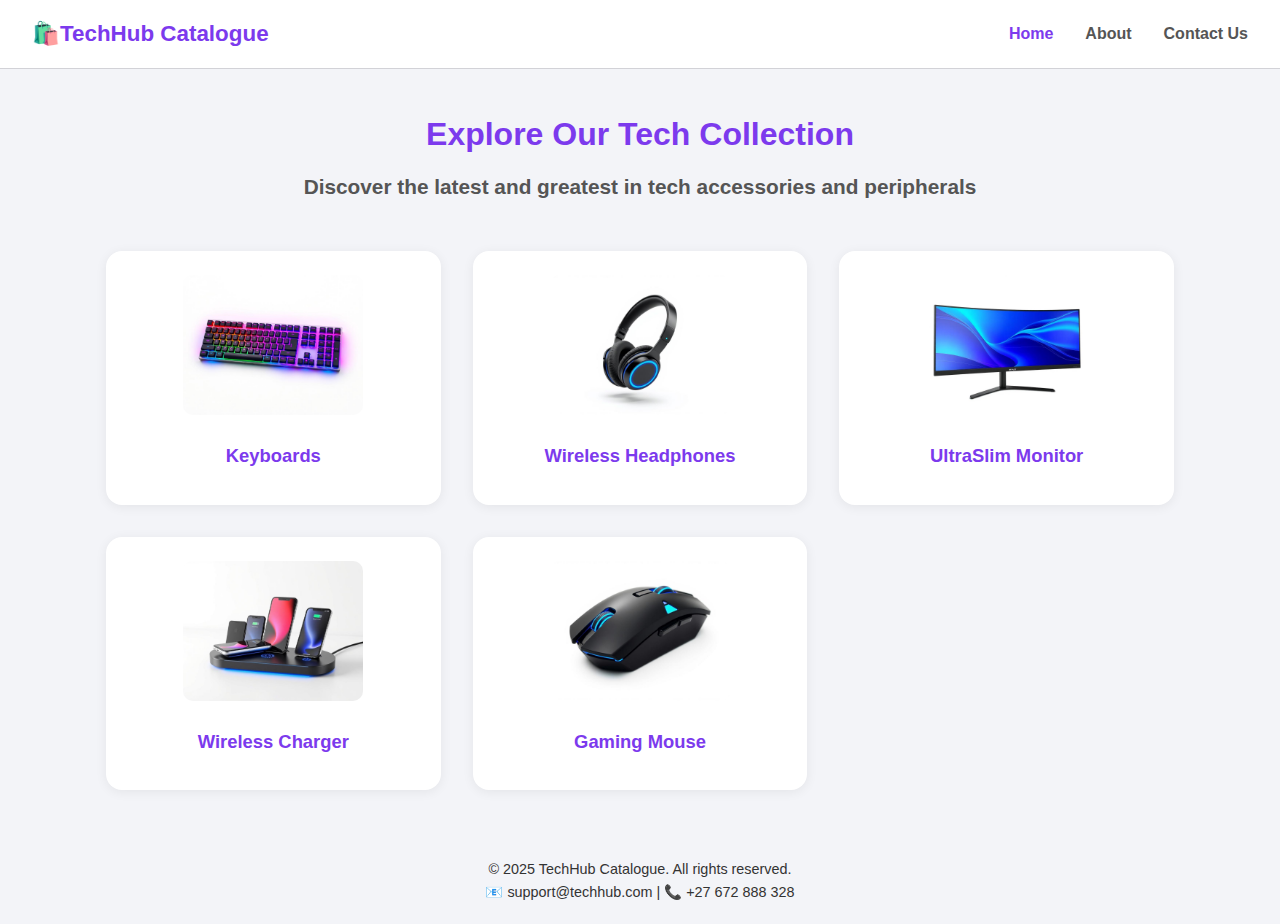
<file: index.html>
<!doctype html>
<html lang="en">
<head>
  <meta charset="UTF-8">
  <meta name="viewport" content="width=device-width, initial-scale=1.0">
  <title>Home — Tech hub catalogue</title>
  <link rel="stylesheet" href="style.css">
</head>
<body>

<nav>
  <div class="nav-container">
    <a href="index.html" class="logo">🛍️TechHub Catalogue</a>
    <div class="nav-links">
      <a href="index.html" class="active">Home</a>
      <a href="about.html">About</a>
      <a href="contact.html">Contact Us</a>
    </div>
  </div>
</nav>

<div id="header">
  <h1>Explore Our Tech Collection</h1>
  <h2 class="subtitle">Discover the latest and greatest in tech accessories and peripherals</h2>
</div>

<section class="catalogue">
  <a href="keyboard.html" class="product">
    <img src="images/keyboard.jpeg" alt="Keyboards">
    <h3>Keyboards</h3>
  </a>

  <a href="headphone.html" class="product">
    <img src="images/headphone.jpeg" alt="Headphones">
    <h3>Wireless Headphones</h3>
  </a>

  <a href="monitor.html" class="product">
    <img src="images/monitor.jpeg" alt="Monitors">
    <h3>UltraSlim Monitor</h3>
  </a>

  <a href="charger.html" class="product">
    <img src="images/charger.jpeg" alt="Wireless Chargers">
    <h3>Wireless Charger</h3>
  </a>

  <a href="mouse.html" class="product">
    <img src="images/mouse.jpeg" alt="Gaming Mouse">
    <h3>Gaming Mouse</h3>
  </a>
</section>

<footer>
  <p>&copy; 2025 TechHub Catalogue. All rights reserved.</p>
  <p>📧 support@techhub.com | 📞 +27 672 888 328</p>
</footer>

</body>
</html>
</file>
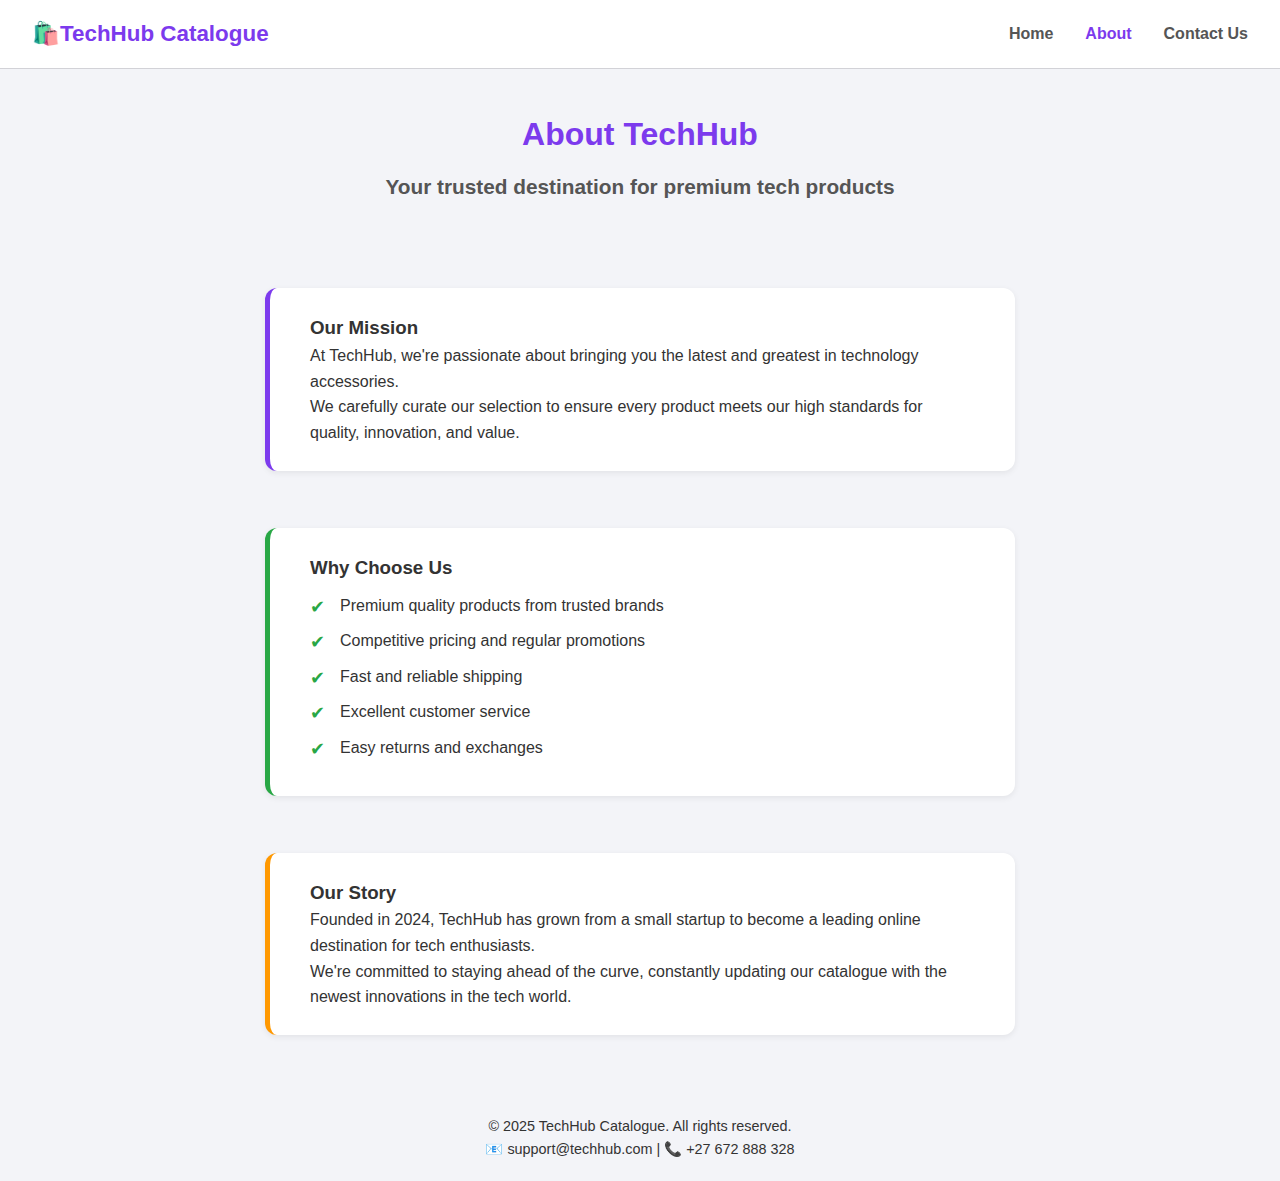
<file: about.html>
<!doctype html>
<html lang="en">
  <head>
    <meta charset="UTF-8">
    <meta name="viewport" content="width=device-width, initial-scale=1.0">
    <meta name="description" content="Learn about TechHub, your trusted source for premium tech accessories and innovation.">
    <title>About — Tech hub </title>
    <link rel="stylesheet" href="style.css">
  </head>
  <body>
  
    <nav>
      <div class="nav-container">
        <a href="index.html" class="logo">🛍️TechHub Catalogue</a>
        <div class="nav-links">
          <a href="index.html">Home</a>
          <a href="about.html" class="active">About</a>
          <a href="contact.html">Contact Us</a>
        </div>
      </div>
    </nav>

    <div id="header">
      <h1>About TechHub</h1>
      <h2 class="subtitle">Your trusted destination for premium tech products</h2>
    </div>
    
    <main class="container" style="flex-direction: column; align-items: center;">
      <div class="section-box mission">
        <h3>Our Mission</h3>
        <p>At TechHub, we're passionate about bringing you the latest and greatest in technology accessories.</p>
        <p>We carefully curate our selection to ensure every product meets our high standards for quality, innovation, and value.</p>
      </div>
      <div class="section-box why-choose">
        <h3>Why Choose Us</h3>
        <ul>
          <li>Premium quality products from trusted brands</li>
          <li>Competitive pricing and regular promotions</li>
          <li>Fast and reliable shipping</li>
          <li>Excellent customer service</li>
          <li>Easy returns and exchanges</li>
        </ul>
      </div>
      <div class="section-box story">
        <h3>Our Story</h3>
        <p>Founded in 2024, TechHub has grown from a small startup to become a leading online destination for tech enthusiasts.</p>
        <p>We're committed to staying ahead of the curve, constantly updating our catalogue with the newest innovations in the tech world.</p>
      </div>
    </main>

    <footer>
      <p>&copy; 2025 TechHub Catalogue. All rights reserved.</p>
      <p>📧 support@techhub.com | 📞 +27 672 888 328</p>
    </footer>
    
  </body>
</html>
</file>
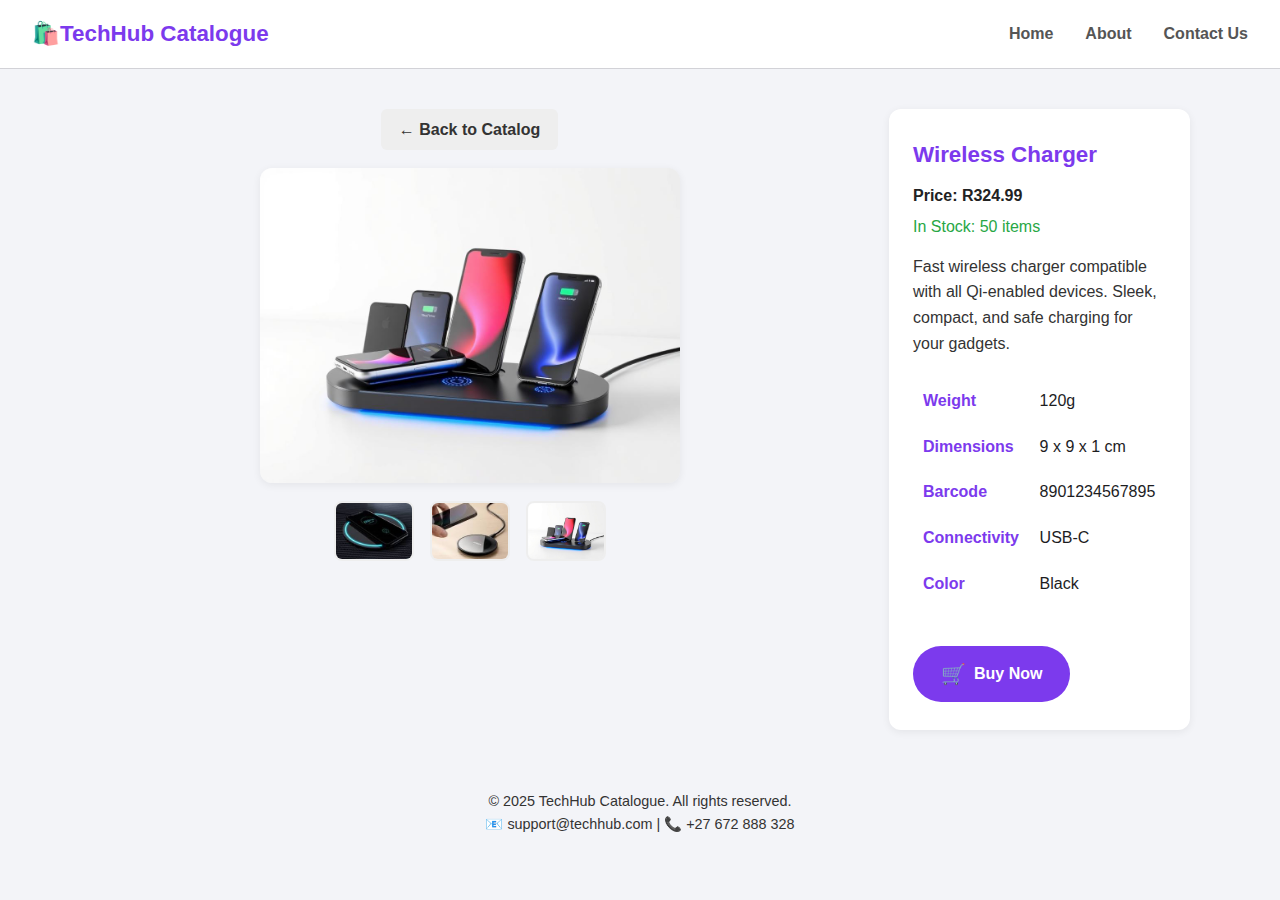
<file: charger.html>
<!DOCTYPE html>
<html lang="en">
<head>
  <meta charset="UTF-8">
  <meta name="viewport" content="width=device-width, initial-scale=1.0">
  <title>Wireless Charger - TechHub Catalogue</title>
  <link rel="stylesheet" href="style.css">
</head>
<body>

<nav>
  <div class="nav-container">
    <a href="index.html" class="logo">🛍️TechHub Catalogue</a>
    <div class="nav-links">
      <a href="index.html">Home</a>
      <a href="about.html">About</a>
      <a href="contact.html">Contact Us</a>
    </div>
  </div>
</nav>

<section class="product-detail-flex">
  <div class="product-images">
    <a href="index.html" class="back-btn">&larr; Back to Catalog</a>
    <img id="hero-charger" src="images/charger.jpeg" alt="Wireless Charger" class="hero-keyboard">
    <div class="optional-keyboards">
      <img src="images/charger1.jpeg" alt="Charger Model 1" onclick="setHero('hero-charger', this)">
      <img src="images/charger2.jpeg" alt="Charger Model 2" onclick="setHero('hero-charger', this)">
      <img src="images/charger.jpeg" alt="Charger Model 3" onclick="setHero('hero-charger', this)">
    </div>
  </div>
  <div class="product-info">
    <h4>Wireless Charger</h4>
    <p class="price">Price: R324.99</p>
    <p class="stock">In Stock: <span id="stock-counter">50</span> items</p>
    <p>Fast wireless charger compatible with all Qi-enabled devices. Sleek, compact, and safe charging for your gadgets.</p>
    <table class="clean-table">
      <tr><th>Weight</th><td>120g</td></tr>
      <tr><th>Dimensions</th><td>9 x 9 x 1 cm</td></tr>
      <tr><th>Barcode</th><td>8901234567895</td></tr>
      <tr><th>Connectivity</th><td>USB-C</td></tr>
      <tr><th>Color</th><td>Black</td></tr>
    </table>
    <a href="contact.html" class="buy-btn"><span class="cart-icon">🛒</span>Buy Now</a>
  </div>
</section>

<script>
  function setHero(heroId, img) {
    const hero = document.getElementById(heroId);
    hero.src = img.src;
    hero.alt = img.alt;
  }
</script>

<footer>
  <p>&copy; 2025 TechHub Catalogue. All rights reserved.</p>
  <p>📧 support@techhub.com | 📞 +27 672 888 328</p>
</footer>

</body>
</html>
</file>
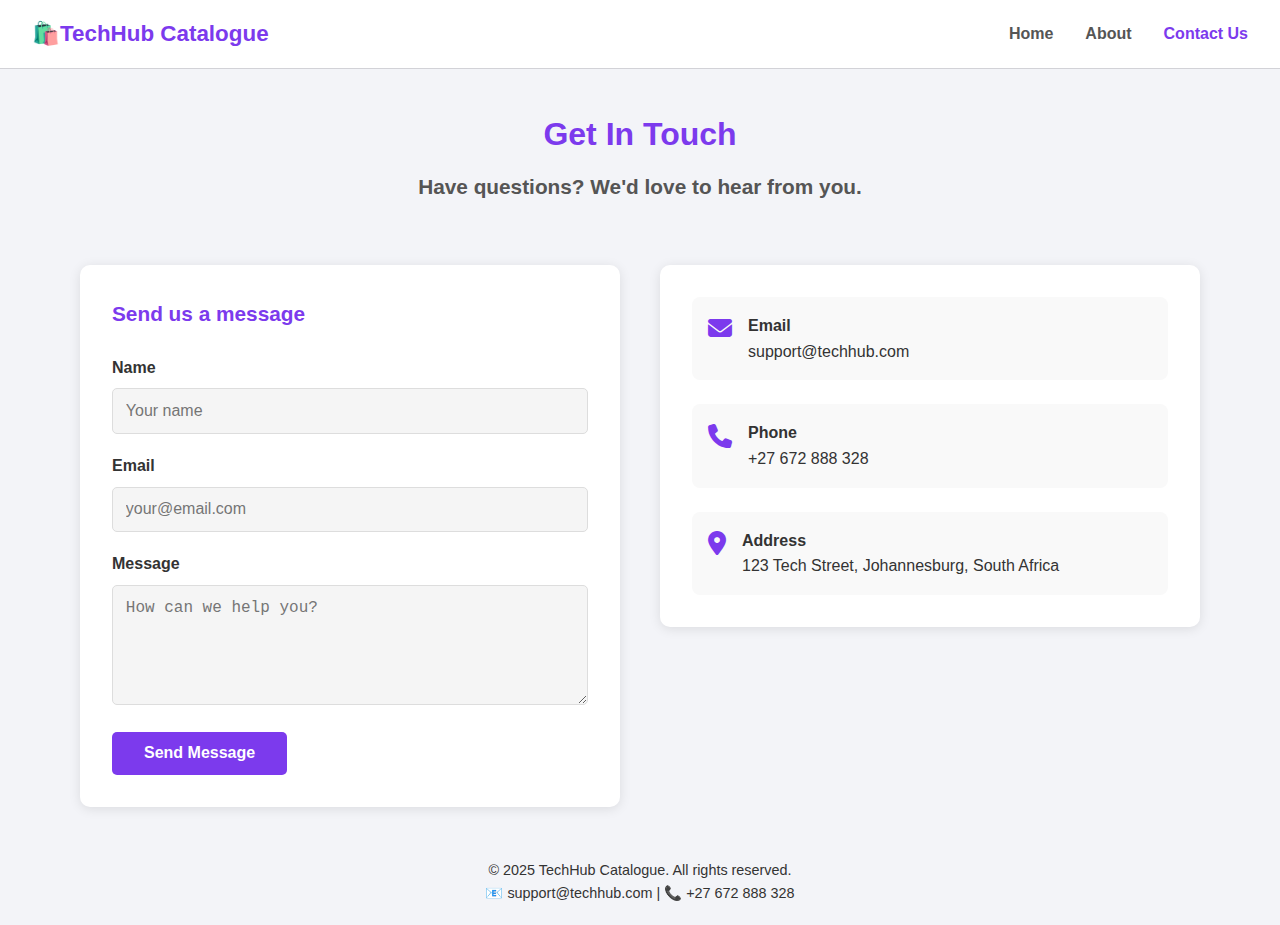
<file: contact.html>
<!doctype html>
<html lang="en">
  <head>
    <meta charset="UTF-8">
    <meta name="viewport" content="width=device-width,initial-scale=1.0">
    <title>Contact — Tech hub catalog</title>
    <link rel="stylesheet" href="style.css">
    <!-- For icons,  Font Awesome CDN -->
    <link rel="stylesheet" href="https://cdnjs.cloudflare.com/ajax/libs/font-awesome/6.4.2/css/all.min.css">
  </head>
  <body>

    <nav>
      <div class="nav-container">
        <a href="index.html" class="logo">🛍️TechHub Catalogue</a>
        <div class="nav-links">
          <a href="index.html">Home</a>
          <a href="about.html">About</a>
          <a href="contact.html" class="active">Contact Us</a>
        </div>
      </div>
    </nav>

    <div id="header">
      <h1>Get In Touch</h1>
      <h2 class="subtitle">Have questions? We'd love to hear from you.</h2>
    </div>

    <main class="container contact-flex">
      <div class="contact-form-box">
        <h2>Send us a message</h2>
        <form>
          <label>Name</label>
          <input type="text" placeholder="Your name">
          <label>Email</label>
          <input type="email" placeholder="your@email.com">
          <label>Message</label>
          <textarea placeholder="How can we help you?"></textarea>
          <button type="submit">Send Message</button>
        </form>
      </div>
      <div class="contact-form-box">
        <div class="contact-info-boxes">
          <div class="contact-info-box">
            <i class="fa-solid fa-envelope"></i>
            <div>
              <strong>Email</strong><br>
              support@techhub.com
            </div>
          </div>
          <div class="contact-info-box">
            <i class="fa-solid fa-phone"></i>
            <div>
              <strong>Phone</strong><br>
              +27 672 888 328
            </div>
          </div>
          <div class="contact-info-box">
            <i class="fa-solid fa-location-dot"></i>
            <div>
              <strong>Address</strong><br>
              123 Tech Street, Johannesburg, South Africa
            </div>
          </div>
        </div>
      </div>
    </main>

    <footer>
      <p>&copy; 2025 TechHub Catalogue. All rights reserved.</p>
      <p>📧 support@techhub.com | 📞 +27 672 888 328</p>
    </footer>

  </body>
</html>
</file>
<file: style.css>
/* ============================================
   GLOBAL RESET & VARIABLES
   ============================================ */

/* Remove default margins and padding from all elements */
* { 
  margin: 0; 
  padding: 0; 
  box-sizing: border-box; 
}

/* Define color variables for consistent theming */
:root {
  --main: #7c3aed;      /* Primary purple color */
  --dark: #1d1d1f;      /* Dark text color */
  --light: #fbfbfd;     /* Light background */
  --white: #fff;        /* White background */
  --border: #d2d2d7;    /* Border color */
}

/* ============================================
   BODY & BASE STYLES
   ============================================ */

/* Set default font, background, and text styles for entire page */
body {
  margin: 0;
  font-family: "Segoe UI", Arial, sans-serif;
  background-color: #f3f4f8;
  color: #333;
  line-height: 1.6;
}

/* ============================================
   NAVIGATION BAR
   ============================================ */

/* Top navigation bar styling */
nav {
  background: #fff;
  border-bottom: 1px solid var(--border);
  padding: 16px 32px;
}

/* Container for logo and nav links */
.nav-container {
  display: flex;
  align-items: center;
  justify-content: space-between;
}

/* Logo styling */
.logo { 
  color: var(--main); 
  font-weight: bold; 
  text-decoration: none;
  font-size: 1.4rem;
}

/* Navigation links container */
.nav-links { 
  display: flex; 
  gap: 32px; 
}

/* Individual navigation link styling */
.nav-links a { 
  color: #555;
  text-decoration: none;
  font-size: 1rem;
  font-weight: 600;
  transition: color 0.2s;
}

/* Active navigation link */
.nav-links a.active {
  color: var(--main);
}

/* Navigation link hover effect */
.nav-links a:hover { 
  color: var(--main);
}

/* ============================================
   PAGE HEADERS & TITLES
   ============================================ */

/* Page header section (title and subtitle) */
#header {
  text-align: center;
  margin: 40px auto 24px auto;
  max-width: 800px;
}

/* Main page title */
#header h1 {
  color: var(--main);
  margin-bottom: 10px;
}

/* Page subtitle */
#header h2.subtitle {
  color: #555;
  font-size: 1.3rem;
  margin-bottom: 30px;
}

/* ============================================
   MAIN CONTAINER
   ============================================ */

/* Main content wrapper for pages */
.container {
  width: 90%;
  max-width: 1200px;
  margin: 0 auto;
  padding: 30px 20px 60px 20px;
  display: flex;
  flex-direction: row;
  align-items: flex-start;
  gap: 2rem;
  justify-content: space-between;
}

/* ============================================
   HOME PAGE - PRODUCT CATALOGUE
   ============================================ */

/* Grid layout for product cards on home page */
.catalogue {
  display: grid;
  grid-template-columns: repeat(auto-fill, minmax(260px, 1fr));
  gap: 32px;
  max-width: 1100px;
  margin: 48px auto;
  padding: 0 16px;
}

/* Remove underline from product links */
.catalogue a {
  text-decoration: none;
}

/* Individual product card styling */
.product {
  background: var(--white);
  border-radius: 16px;
  box-shadow: 0 2px 12px #0001;
  text-align: center;
  padding: 24px 16px;
  transition: box-shadow 0.2s, transform 0.2s;
  display: flex;
  flex-direction: column;
  align-items: center;
  text-decoration: none;
}

/* Product card hover effect */
.product:hover { 
  box-shadow: 0 8px 32px #0002; 
  transform: translateY(-4px) scale(1.03); 
}

/* Product card image */
.product img { 
  width: 100%; 
  max-width: 180px; 
  height: 140px; 
  object-fit: cover; 
  border-radius: 10px; 
  margin-bottom: 12px; 
}

/* Product card title */
.product h3 { 
  color: var(--main); 
  margin: 14px 0 10px; 
  font-size: 1.15rem; 
  text-decoration: none;
}

/* ============================================
   PRODUCT DETAIL PAGE
   ============================================ */

/* Flex container for product images and info */
.product-detail-flex {
  display: flex;
  gap: 40px;
  justify-content: center;
  align-items: flex-start;
  margin: 40px auto;
  max-width: 1100px;
  width: 95%;
}

/* Left section - product images */
.product-images {
  flex: 3;
  display: flex;
  flex-direction: column;
  align-items: center;
}

/* Main product image (hero image) */
.hero-keyboard {
  width: 100%;
  max-width: 420px;
  border-radius: 12px;
  box-shadow: 0 2px 8px #0001;
  margin-bottom: 18px;
}

/* Container for optional product images */
.optional-keyboards {
  display: flex;
  gap: 16px;
  justify-content: center;
}

/* Optional product thumbnail images */
.optional-keyboards img {
  width: 80px;
  height: 60px;
  object-fit: cover;
  border-radius: 8px;
  border: 2px solid #eee;
  cursor: pointer;
  transition: border-color 0.2s;
}

/* Optional image hover effect */
.optional-keyboards img:hover {
  border-color: var(--main);
}

/* Right section - product information */
.product-info {
  flex: 1;
  background: #fff;
  border-radius: 12px;
  box-shadow: 0 2px 8px #0001;
  padding: 28px 24px;
  min-width: 260px;
  max-width: 340px;
}

/* Product title */
.product-info h4 {
  font-size: 1.4rem;
  color: var(--main);
  margin-bottom: 10px;
}

/* Product price */
.product-info .price {
  font-weight: bold;
  color: #222;
  margin-bottom: 6px;
}

/* Stock availability */
.product-info .stock {
  color: #28a745;
  margin-bottom: 14px;
}

/* Product description */
.product-info p {
  margin-bottom: 16px;
}

/* ============================================
   PRODUCT SPECIFICATIONS TABLE
   ============================================ */

/* Product specifications table */
.clean-table { 
  width: 100%; 
  border-collapse: collapse; 
  margin: 22px 0;
}

/* Table cells */
.clean-table th, 
.clean-table td { 
  padding: 10px; 
  text-align: left;
}

/* Table headers */
.clean-table th { 
  color: var(--main); 
  font-weight: bold;
}

/* Table data */
.clean-table td { 
  color: var(--dark); 
}

/* ============================================
   BUTTONS
   ============================================ */

/* Buy/Purchase button */
.buy-btn {
  display: inline-flex;
  align-items: center;
  background: var(--main);
  color: #fff;
  padding: 12px 28px;
  border-radius: 999px;
  text-decoration: none;
  font-weight: bold;
  margin-top: 18px;
  border: none;
  cursor: pointer;
  font-size: 1rem;
  transition: background 0.2s;
}

/* Buy button hover effect */
.buy-btn:hover { 
  background: #6d28d9; 
}

/* Shopping cart icon in button */
.cart-icon { 
  font-size: 20px; 
  margin-right: 8px; 
}

/* Stock counter increment/decrement buttons */
.stock-btn {
  background: #eee;
  border: none;
  border-radius: 4px;
  padding: 2px 10px;
  margin: 0 4px;
  font-size: 1rem;
  cursor: pointer;
  font-weight: bold;
  transition: background 0.2s;
}

/* Stock button hover effect */
.stock-btn:hover {
  background: #ddd;
}

/* Back to catalog button */
.back-btn {
  display: inline-block;
  margin-bottom: 18px;
  background: #eee;
  color: #333;
  padding: 8px 18px;
  border-radius: 6px;
  text-decoration: none;
  font-weight: 600;
  font-size: 1rem;
  transition: background 0.2s;
}

/* Back button hover effect */
.back-btn:hover {
  background: #ddd;
}

/* ============================================
   ABOUT PAGE
   ============================================ */

/* About page content sections */
.section-box {
  background: #fff;
  border-radius: 12px;
  padding: 25px 40px;
  margin-top: 25px;
  box-shadow: 0 2px 6px rgba(0,0,0,0.07);
  width: 100%;
  max-width: 750px;
  transition: transform 0.2s ease, box-shadow 0.2s ease;
  text-align: left;
}

/* Section box hover effect */
.section-box:hover {
  transform: translateY(-3px);
  box-shadow: 0 4px 12px rgba(0,0,0,0.12);
}

/* Mission section (purple left border) */
.section-box.mission {
  border-left: 5px solid #7c3aed;
}

/* Why Choose Us section (green left border) */
.section-box.why-choose {
  border-left: 5px solid #28a745;
}

/* Story section (orange left border) */
.section-box.story {
  border-left: 5px solid #ff9800;
}

/* Why Choose Us list styling */
.why-choose ul {
  list-style: none;
  padding-left: 0;
}

/* Why Choose Us list items */
.why-choose li {
  margin: 10px 0;
  padding-left: 30px;
  position: relative;
  font-weight: 500;
}

/* Checkmark before each list item */
.why-choose li::before {
  content: "✔";
  color: #28a745;
  position: absolute;
  left: 0;
  top: 0;
  font-size: 1.1rem;
}

/* ============================================
   CONTACT PAGE
   ============================================ */

/* Flex container for contact form and info */
.contact-flex {
  display: flex;
  justify-content: center;
  align-items: flex-start;
  gap: 2.5rem;
  max-width: 1400px;
  margin: 0 auto;
  padding: 2rem 1rem;
  flex-wrap: nowrap;
}

/* Contact form and info boxes styling */
.contact-form-box {
  background: #fff;
  padding: 2rem;
  border-radius: 10px;
  box-shadow: 0 2px 12px rgba(0,0,0,0.1);
  flex: 1;
  min-width: 380px;
  max-width: 550px;
}

/* Contact form heading */
.contact-form-box h2 {
  margin-bottom: 1.5rem;
  color: var(--main);
  font-size: 1.3rem;
  font-weight: 600;
}

/* Contact form labels */
.contact-form-box form label {
  display: block;
  margin-bottom: 0.5rem;
  font-weight: 600;
  color: #333;
}

/* Contact form input fields and textarea */
.contact-form-box input,
.contact-form-box textarea {
  width: 100%;
  padding: 0.8rem;
  margin-bottom: 1.2rem;
  border: 1px solid #ddd;
  border-radius: 5px;
  font-size: 1rem;
  background-color: #f5f5f5;
}

/* Contact form textarea specific styling */
.contact-form-box textarea {
  min-height: 120px;
  resize: vertical;
}

/* Contact form submit button */
.contact-form-box button {
  background: var(--main);
  color: white;
  padding: 0.8rem 2rem;
  border: none;
  border-radius: 5px;
  cursor: pointer;
  font-size: 1rem;
  font-weight: 600;
}

/* Contact form button hover effect */
.contact-form-box button:hover {
  background: #6d28d9;
}

/* Container for contact info boxes (email, phone, address) */
.contact-info-boxes {
  display: flex;
  flex-direction: column;
  gap: 1.5rem;
}

/* Individual contact info box */
.contact-info-box {
  display: flex;
  align-items: flex-start;
  gap: 1rem;
  padding: 1rem;
  background: #f9f9f9;
  border-radius: 8px;
}

/* Icons in contact info boxes */
.contact-info-box i {
  font-size: 1.5rem;
  color: var(--main);
  margin-top: 0.2rem;
}

/* ============================================
   FOOTER
   ============================================ */

/* Page footer styling */
footer {
  text-align: center;
  padding: 20px;
  font-size: 0.9rem;
}

/* ============================================
   RESPONSIVE DESIGN
   ============================================ */

/* Tablet and smaller screens */
@media (max-width: 900px) {
  /* Stack container content vertically */
  .container {
    flex-direction: column;
    align-items: center;
  }
  
  /* Stack contact form and info vertically */
  .contact-flex {
    flex-direction: column;
    padding: 2rem 1rem;
  }
  
  /* Full width contact boxes on mobile */
  .contact-form-box {
    min-width: 100%;
    max-width: 100%;
  }
  
  /* Stack product detail sections vertically */
  .product-detail-flex {
    flex-direction: column;
    align-items: stretch;
  }
  
  /* Full width product sections on mobile */
  .product-images, 
  .product-info {
    max-width: 100%;
  }
  
  /* Add spacing between product sections */
  .product-info {
    margin-top: 30px;
  }
}

/* Mobile phones */
@media (max-width: 700px) {
  /* Single column product grid */
  .catalogue { 
    grid-template-columns: 1fr; 
    gap: 18px; 
  }
  
  /* Full width product cards */
  .product { 
    max-width: 98vw; 
    padding: 14px 4px; 
  }
  
  /* Full width hero images */
  .hero-keyboard { 
    max-width: 98vw; 
  }
  
  /* Smaller optional images on mobile */
  .optional-keyboards img { 
    width: 60px; 
    height: 60px; 
  }
}
</file>
